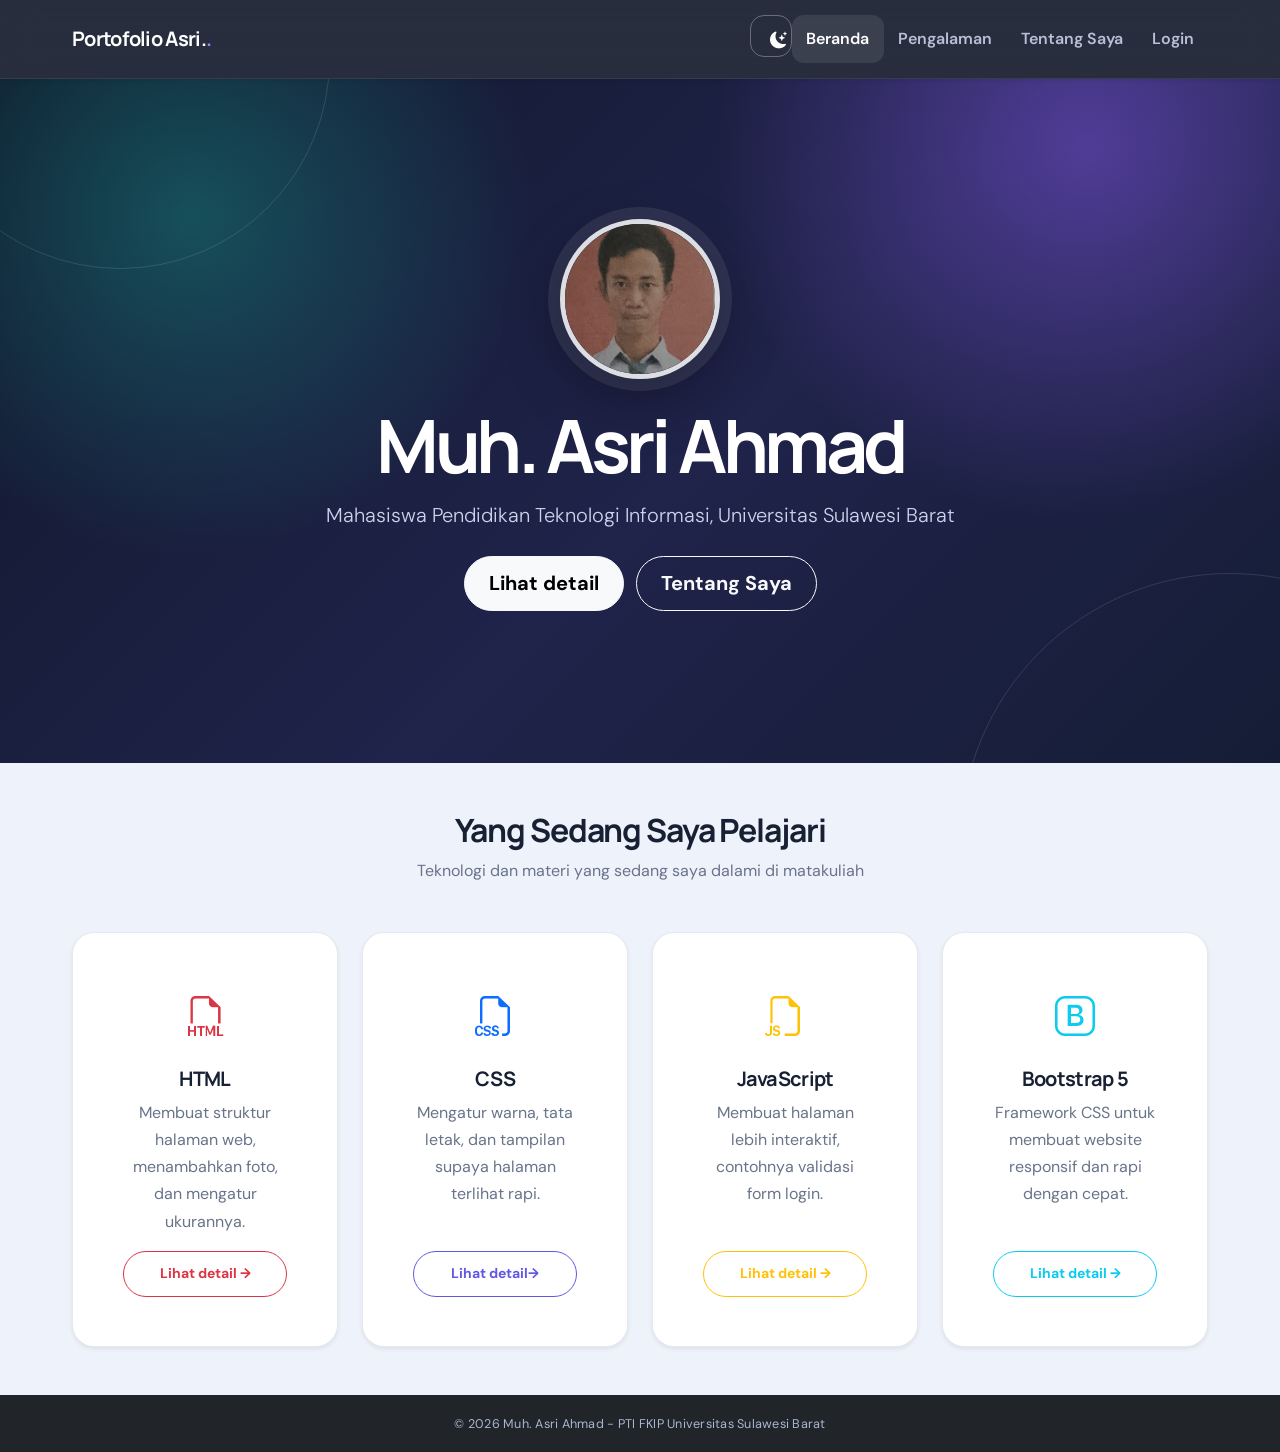
<file: index.html>
<!DOCTYPE html>
<html lang="id">
<head>
  <meta charset="UTF-8">
  <meta name="viewport" content="width=device-width, initial-scale=1.0">
  <title>Beranda | Portofolio Muh. Asri Ahmad</title>
  <link href="https://cdn.jsdelivr.net/npm/bootstrap@5.3.3/dist/css/bootstrap.min.css" rel="stylesheet">
  <link rel="stylesheet" href="https://cdn.jsdelivr.net/npm/bootstrap-icons@1.11.1/font/bootstrap-icons.css">
  <link rel="stylesheet" href="./css/style.css">
</head>
<body>
  <!-- Navbar -->
  <nav class="navbar navbar-expand-lg navbar-dark bg-dark sticky-top shadow-sm">
    <div class="container">
      <a class="navbar-brand fw-bold" href="index.html">Portofolio Asri.</a>
      <button class="navbar-toggler" type="button" data-bs-toggle="collapse" data-bs-target="#menu">
        <span class="navbar-toggler-icon"></span>
      </button>
      <div class="collapse navbar-collapse" id="menu">
        <ul class="navbar-nav ms-auto">

            <li class="nav-item ms-2">
        <button id="themeToggle" class="btn btn-outline-light btn-lg rounded-circle" aria-label="Ganti Tema">
        <i class="bi bi-moon-stars-fill"></i>
          </button>
          </li>
          <li class="nav-item"><a class="nav-link active" href="index.html">Beranda</a></li>
          <li class="nav-item"><a class="nav-link" href="projects.html">Pengalaman</a></li>
          <li class="nav-item"><a class="nav-link" href="about.html">Tentang Saya</a></li>
          <li class="nav-item"><a class="nav-link" href="login.html">Login</a></li>
        </ul>
      </div>
    </div>
  </nav>

  <!-- Hero Section dengan Animasi Ganti Warna -->
  <header class="hero-animated text-white text-center py-5">
    <div class="container py-5">
  <img src="gambar/Asri.jpeg" 
     class="rounded-circle mb-3 border border-3 border-white shadow object-fit-cover" 
     alt="Foto Muh. Asri Ahmad" 
     style="width: 160px; height: 160px;">
      <h1 class="display-4 fw-bold">Muh. Asri Ahmad</h1>
      <p class="lead mb-4">Mahasiswa Pendidikan Teknologi Informasi, Universitas Sulawesi Barat</p>
      <a href="projects.html" class="btn btn-light btn-lg me-2 rounded-pill px-4">Lihat detail</a>
      <a href="about.html" class="btn btn-outline-light btn-lg rounded-pill px-4">Tentang Saya</a>
    </div>
  </header>

  <!-- Yang Sedang Saya Pelajari (4 Item: HTML, CSS, JS, Bootstrap) -->
  <section class="py-5 bg-light">
    <div class="container">
      <h2 class="text-center mb-2 fw-bold">Yang Sedang Saya Pelajari</h2>
      <p class="text-center text-muted mb-5">Teknologi dan materi yang sedang saya dalami di matakuliah</p>
      
      <div class="row g-4 justify-content-center">

        <!-- Card HTML -->
        <div class="col-md-6 col-lg-3">
          <div class="card h-100 border-0 shadow-sm text-center p-4">
            <div class="card-body d-flex flex-column">
              <i class="bi bi-filetype-html fs-1 text-danger mb-3"></i>
              <h5 class="card-title fw-bold">HTML</h5>
              <p class="card-text text-muted flex-grow-1">Membuat struktur halaman web, menambahkan foto, dan mengatur ukurannya.</p>
              <a href="projects.html" class="btn btn-sm btn-outline-danger rounded-pill mt-auto">Lihat detail →</a>
            </div>
          </div>
        </div>

        <!-- Card CSS -->
        <div class="col-md-6 col-lg-3">
          <div class="card h-100 border-0 shadow-sm text-center p-4">
            <div class="card-body d-flex flex-column">
              <i class="bi bi-filetype-css fs-1 text-primary mb-3"></i>
              <h5 class="card-title fw-bold">CSS</h5>
              <p class="card-text text-muted flex-grow-1">Mengatur warna, tata letak, dan tampilan supaya halaman terlihat rapi.</p>
              <a href="projects.html" class="btn btn-sm btn-outline-primary rounded-pill mt-auto">Lihat detail→</a>
            </div>
          </div>
        </div>

        <!-- Card JavaScript -->
        <div class="col-md-6 col-lg-3">
          <div class="card h-100 border-0 shadow-sm text-center p-4">
            <div class="card-body d-flex flex-column">
              <i class="bi bi-filetype-js fs-1 text-warning mb-3"></i>
              <h5 class="card-title fw-bold">JavaScript</h5>
              <p class="card-text text-muted flex-grow-1">Membuat halaman lebih interaktif, contohnya validasi form login.</p>
              <a href="projects.html" class="btn btn-sm btn-outline-warning rounded-pill mt-auto">Lihat detail →</a>
            </div>
          </div>
        </div>

        <!-- Card BOOTSTRAP (YANG DIMINTA) -->
        <div class="col-md-6 col-lg-3">
          <div class="card h-100 border-0 shadow-sm text-center p-4">
            <div class="card-body d-flex flex-column">
              <i class="bi bi-bootstrap fs-1 text-info mb-3"></i>
              <h5 class="card-title fw-bold">Bootstrap 5</h5>
              <p class="card-text text-muted flex-grow-1">Framework CSS untuk membuat website responsif dan rapi dengan cepat.</p>
              <a href="projects.html" class="btn btn-sm btn-outline-info rounded-pill mt-auto">Lihat detail →</a>
            </div>
          </div>
        </div>

      </div>
    </div>
  </section>

  <!-- Footer -->
  <footer class="bg-dark text-white text-center py-3 mt-auto">
    <div class="container">
      <small>&copy; 2026 Muh. Asri Ahmad - PTI FKIP Universitas Sulawesi Barat</small>
    </div>
  </footer>

  <script src="https://cdn.jsdelivr.net/npm/bootstrap@5.3.3/dist/js/bootstrap.bundle.min.js"></script>
  <script type="module" src="./js/script.js"></script>
</body>
</html>
</file>
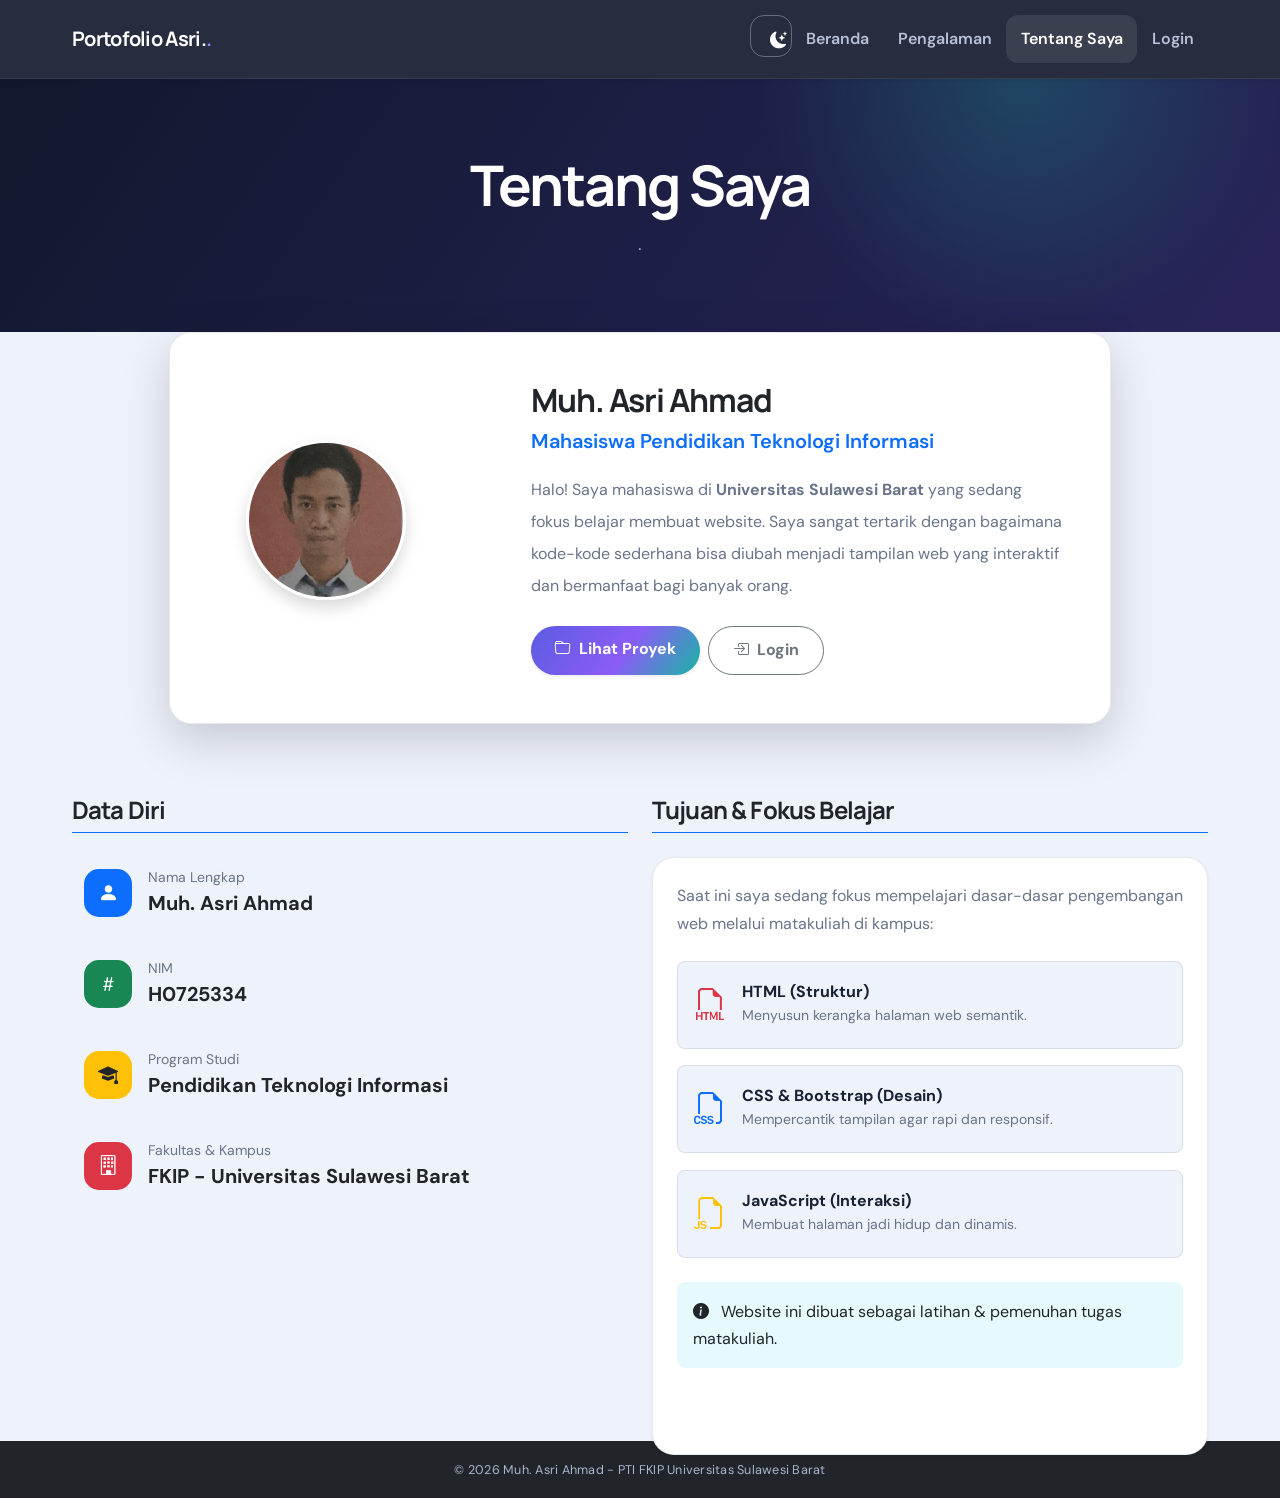
<file: about.html>
<!DOCTYPE html>
<html lang="id">
<head>
  <meta charset="UTF-8">
  <meta name="viewport" content="width=device-width, initial-scale=1.0">
  <title> Tentang Saya | Portofolio Muh. Asri Ahmad</title>
  
  <!-- Bootstrap 5 CSS -->
  <link href="https://cdn.jsdelivr.net/npm/bootstrap@5.3.3/dist/css/bootstrap.min.css" rel="stylesheet">
  <!-- Bootstrap Icons -->
  <link rel="stylesheet" href="https://cdn.jsdelivr.net/npm/bootstrap-icons@1.11.1/font/bootstrap-icons.css">
  <!-- AOS Animation Library -->
  <link href="https://unpkg.com/aos@2.3.1/dist/aos.css" rel="stylesheet">
  
  <link rel="stylesheet" href="./css/style.css">
</head>
<body class="bg-light">

  <!-- Navbar -->
  <nav class="navbar navbar-expand-lg navbar-dark bg-dark sticky-top shadow-sm">
    <div class="container">
      <a class="navbar-brand fw-bold" href="index.html">Portofolio Asri.</a>
      <button class="navbar-toggler" type="button" data-bs-toggle="collapse" data-bs-target="#menu">
        <span class="navbar-toggler-icon"></span>
      </button>
      <div class="collapse navbar-collapse" id="menu">
        <ul class="navbar-nav ms-auto">

            <li class="nav-item ms-2">
        <button id="themeToggle" class="btn btn-outline-light btn-lg rounded-circle" aria-label="Ganti Tema">
        <i class="bi bi-moon-stars-fill"></i>
          </button>
          </li>
          <li class="nav-item"><a class="nav-link" href="index.html">Beranda</a></li>
          <li class="nav-item"><a class="nav-link" href="projects.html">Pengalaman</a></li>
          <li class="nav-item"><a class="nav-link active" href="about.html">Tentang Saya</a></li>
          <li class="nav-item"><a class="nav-link" href="login.html">Login</a></li>
        </ul>
      </div>
    </div>
  </nav>

  <!-- Header Halaman dengan Gradient -->
  <header class="hero-about text-white py-5 mb-5 position-relative overflow-hidden">
    <div class="container text-center position-relative" style="z-index: 2;">
      <h1 class="display-4 fw-bold" data-aos="fade-down" data-aos-duration="1000">Tentang Saya</h1>
      <p class="lead mb-0 opacity-75" data-aos="fade-up" data-aos-delay="200" data-aos-duration="1000">.</p>
    </div>
  </header>

  <section class="pb-5">
    <div class="container">
      
      <!-- PROFIL UTAMA (Card Glassmorphism + Animasi Zoom In) -->
      <div class="row justify-content-center mb-5">
        <div class="col-lg-10">
          <div class="card border-0 shadow-lg rounded-4 overflow-hidden glass-card" data-aos="zoom-in" data-aos-duration="1200">
            <div class="row g-0 align-items-center">
              <div class="col-md-4 bg-white d-flex justify-content-center align-items-center p-4">
                <img src="./gambar/Asri.jpeg" 
                     class="rounded-circle mb-3 border border-3 border-white shadow object-fit-cover" 
                      alt="Foto Muh. Asri Ahmad" 
                       style="width: 160px; height: 160px;">
              </div>
              <div class="col-md-8 p-4 p-md-5">
                <h2 class="fw-bold text-dark mb-1" data-aos="fade-right" data-aos-delay="300">Muh. Asri Ahmad</h2>
                <p class="text-primary fw-semibold mb-3 fs-5" data-aos="fade-right" data-aos-delay="400">Mahasiswa Pendidikan Teknologi Informasi</p>
                <p class="text-muted mb-4 lh-lg" data-aos="fade-up" data-aos-delay="500">
                  Halo! Saya mahasiswa di <strong>Universitas Sulawesi Barat</strong> yang sedang fokus belajar membuat website. 
                  Saya sangat tertarik dengan bagaimana kode-kode sederhana bisa diubah menjadi tampilan web yang interaktif dan bermanfaat bagi banyak orang.
                </p>
                
                <div class="d-flex gap-2 flex-wrap" data-aos="fade-up" data-aos-delay="600">
                  <a href="projects.html" class="btn btn-primary rounded-pill px-4 shadow-sm btn-hover-lift">
                    <i class="bi bi-folder me-1"></i> Lihat Proyek
                  </a>
                  <a href="login.html" class="btn btn-outline-secondary rounded-pill px-4 btn-hover-lift">
                    <i class="bi bi-box-arrow-in-right me-1"></i> Login
                  </a>
                </div>
              </div>
            </div>
          </div>
        </div>
      </div>

      <!-- DATA DIRI & TUJUAN (Animasi Staggered / Berurutan) -->
      <div class="row g-4 mt-2">
        
        <!-- Kolom Kiri: Data Diri -->
        <div class="col-lg-6">
          <h4 class="fw-bold mb-4 border-bottom pb-2 border-primary text-dark" data-aos="fade-right">Data Diri</h4>
          
          <!-- Item 1 -->
          <div class="d-flex mb-3 align-items-start icon-box" data-aos="fade-up" data-aos-delay="100">
            <div class="icon-wrapper bg-primary text-white">
              <i class="bi bi-person-fill fs-5"></i>
            </div>
            <div>
              <h6 class="mb-0 text-muted fw-normal small">Nama Lengkap</h6>
              <p class="fw-bold mb-0 fs-5 text-dark">Muh. Asri Ahmad</p>
            </div>
          </div>

          <!-- Item 2 -->
          <div class="d-flex mb-3 align-items-start icon-box" data-aos="fade-up" data-aos-delay="200">
            <div class="icon-wrapper bg-success text-white">
              <i class="bi bi-hash fs-5"></i>
            </div>
            <div>
              <h6 class="mb-0 text-muted fw-normal small">NIM</h6>
              <p class="fw-bold mb-0 fs-5 text-dark">H0725334</p>
            </div>
          </div>

          <!-- Item 3 -->
          <div class="d-flex mb-3 align-items-start icon-box" data-aos="fade-up" data-aos-delay="300">
            <div class="icon-wrapper bg-warning text-dark">
              <i class="bi bi-mortarboard-fill fs-5"></i>
            </div>
            <div>
              <h6 class="mb-0 text-muted fw-normal small">Program Studi</h6>
              <p class="fw-bold mb-0 fs-5 text-dark">Pendidikan Teknologi Informasi</p>
            </div>
          </div>

          <!-- Item 4 -->
          <div class="d-flex mb-3 align-items-start icon-box" data-aos="fade-up" data-aos-delay="400">
            <div class="icon-wrapper bg-danger text-white">
              <i class="bi bi-building fs-5"></i>
            </div>
            <div>
              <h6 class="mb-0 text-muted fw-normal small">Fakultas & Kampus</h6>
              <p class="fw-bold mb-0 fs-5 text-dark">FKIP - Universitas Sulawesi Barat</p>
            </div>
          </div>
        </div>

        <!-- Kolom Kanan: Tujuan Belajar -->
        <div class="col-lg-6">
          <h4 class="fw-bold mb-4 border-bottom pb-2 border-primary text-dark" data-aos="fade-left">Tujuan & Fokus Belajar</h4>
          
          <div class="card border-0 shadow-sm h-100 rounded-4 bg-white" data-aos="fade-up" data-aos-delay="200">
            <div class="card-body p-4">
              <p class="text-muted mb-4">Saat ini saya sedang fokus mempelajari dasar-dasar pengembangan web melalui matakuliah di kampus:</p>
              
              <!-- Tech Item 1 -->
              <div class="tech-item d-flex align-items-center mb-3 p-3 bg-light rounded-3" data-aos="flip-up" data-aos-delay="300">
                <i class="bi bi-filetype-html fs-2 text-danger me-3"></i>
                <div>
                  <h6 class="mb-0 fw-bold">HTML (Struktur)</h6>
                  <small class="text-muted">Menyusun kerangka halaman web semantik.</small>
                </div>
              </div>

              <!-- Tech Item 2 -->
              <div class="tech-item d-flex align-items-center mb-3 p-3 bg-light rounded-3" data-aos="flip-up" data-aos-delay="400">
                <i class="bi bi-filetype-css fs-2 text-primary me-3"></i>
                <div>
                  <h6 class="mb-0 fw-bold">CSS & Bootstrap (Desain)</h6>
                  <small class="text-muted">Mempercantik tampilan agar rapi dan responsif.</small>
                </div>
              </div>

              <!-- Tech Item 3 -->
              <div class="tech-item d-flex align-items-center p-3 bg-light rounded-3" data-aos="flip-up" data-aos-delay="500">
                <i class="bi bi-filetype-js fs-2 text-warning me-3"></i>
                <div>
                  <h6 class="mb-0 fw-bold">JavaScript (Interaksi)</h6>
                  <small class="text-muted">Membuat halaman jadi hidup dan dinamis.</small>
                </div>
              </div>

              <div class="alert alert-info mt-4 mb-0 rounded-3 border-0 bg-info bg-opacity-10 text-dark" data-aos="fade-in" data-aos-delay="600">
                <i class="bi bi-info-circle-fill me-2"></i> Website ini dibuat sebagai latihan & pemenuhan tugas matakuliah.
              </div>
            </div>
          </div>
        </div>

      </div>
    </div>
  </section>

  <!-- Footer -->
  <footer class="bg-dark text-white text-center py-3 mt-auto">
    <small>&copy; 2026 Muh. Asri Ahmad - PTI FKIP Universitas Sulawesi Barat</small>
  </footer>

  <!-- Scripts -->
  <script src="https://cdn.jsdelivr.net/npm/bootstrap@5.3.3/dist/js/bootstrap.bundle.min.js"></script>
  <!-- AOS JS -->
  <script src="https://unpkg.com/aos@2.3.1/dist/aos.js"></script>
  <script>
    // Inisialisasi Animasi AOS
    AOS.init({
      once: true,       // Animasi hanya terjadi sekali saat scroll ke bawah
      offset: 100,      // Trigger animasi 100px sebelum elemen terlihat
      duration: 800,    // Durasi animasi default
      easing: 'ease-out-cubic' // Jenis transisi yang halus
    });
  </script>
  <script type="module" src="./js/script.js"></script>
</body>
</html>
</file>
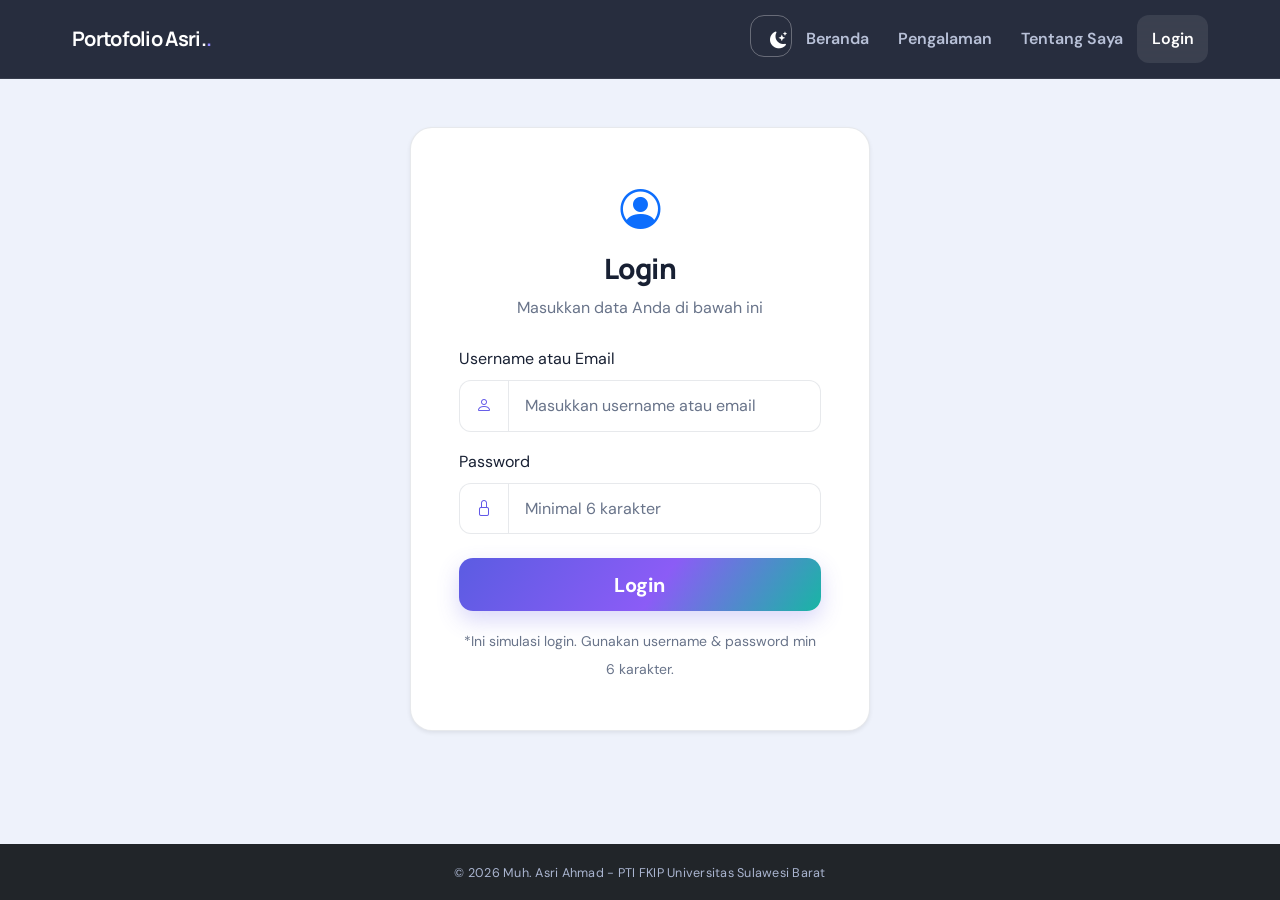
<file: login.html>
<!DOCTYPE html>
<html lang="id">
<head>
  <meta charset="UTF-8">
  <meta name="viewport" content="width=device-width, initial-scale=1.0">
  <title>Login | Portofolio Muh. Asri Ahmad</title>
  <link href="https://cdn.jsdelivr.net/npm/bootstrap@5.3.3/dist/css/bootstrap.min.css" rel="stylesheet">
  <link rel="stylesheet" href="https://cdn.jsdelivr.net/npm/bootstrap-icons@1.11.1/font/bootstrap-icons.css">
  <link rel="stylesheet" href="./css/style.css">
</head>
<body class="bg-light">

  <nav class="navbar navbar-expand-lg navbar-dark bg-dark sticky-top">
    <div class="container">
      <a class="navbar-brand fw-bold" href="index.html">Portofolio Asri.</a>
      <button class="navbar-toggler" type="button" data-bs-toggle="collapse" data-bs-target="#menu"><span class="navbar-toggler-icon"></span></button>
      <div class="collapse navbar-collapse" id="menu">
        <ul class="navbar-nav ms-auto">
            <li class="nav-item ms-2">
        <button id="themeToggle" class="btn btn-outline-light btn-lg rounded-circle" aria-label="Ganti Tema">
        <i class="bi bi-moon-stars-fill"></i>
          </button>
          </li>
          <li class="nav-item"><a class="nav-link" href="index.html">Beranda</a></li>
          <li class="nav-item"><a class="nav-link" href="projects.html">Pengalaman</a></li>
          <li class="nav-item"><a class="nav-link" href="about.html">Tentang Saya</a></li>
          <li class="nav-item"><a class="nav-link active" href="login.html">Login</a></li>
        </ul>
      </div>
    </div>
  </nav>

  <section class="py-5">
    <div class="container">
      <div class="row justify-content-center">
        <div class="col-md-6 col-lg-5">
          <div class="card shadow-sm border-0">
            <div class="card-body p-5">
              <div class="text-center mb-4">
                <i class="bi bi-person-circle fs-1 text-primary"></i>
                <h3 class="mt-2">Login</h3>
                <p class="text-muted">Masukkan data Anda di bawah ini</p>
              </div>
              
              <!-- Tempat Alert Bootstrap Muncul -->
              <div id="alertBox" class="alert d-none" role="alert"></div>

              <form id="loginForm" novalidate>
                <div class="mb-3">
                  <label for="username" class="form-label">Username atau Email</label>
                  <div class="input-group">
                    <span class="input-group-text"><i class="bi bi-person"></i></span>
                    <input type="text" class="form-control" id="username" placeholder="Masukkan username atau email">
                  </div>
                </div>
                <div class="mb-4">
                  <label for="password" class="form-label">Password</label>
                  <div class="input-group">
                    <span class="input-group-text"><i class="bi bi-lock"></i></span>
                    <input type="password" class="form-control" id="password" placeholder="Minimal 6 karakter">
                  </div>
                </div>
                <div class="d-grid">
                  <button type="submit" class="btn btn-primary btn-lg">Login</button>
                </div>
              </form>
              <p class="text-center text-muted mt-3 mb-0"><small>*Ini simulasi login. Gunakan username & password min 6 karakter.</small></p>
            </div>
          </div>
        </div>
      </div>
    </div>
  </section>

  <footer class="bg-dark text-white text-center py-3 mt-auto">
    <small>&copy; 2026 Muh. Asri Ahmad - PTI FKIP Universitas Sulawesi Barat</small>
  </footer>

  <script src="https://cdn.jsdelivr.net/npm/bootstrap@5.3.3/dist/js/bootstrap.bundle.min.js"></script>
  <script type="module" src="./js/script.js"></script>
</body>
</html>
</file>
<file: css/style.css>
/* Entry point CSS: urutan import dijaga agar token dan base dimuat lebih dahulu. */
@import url("./tokens.css");
@import url("./base.css");
@import url("./components.css");
@import url("./pages.css");
@import url("./responsive.css");
</file>
